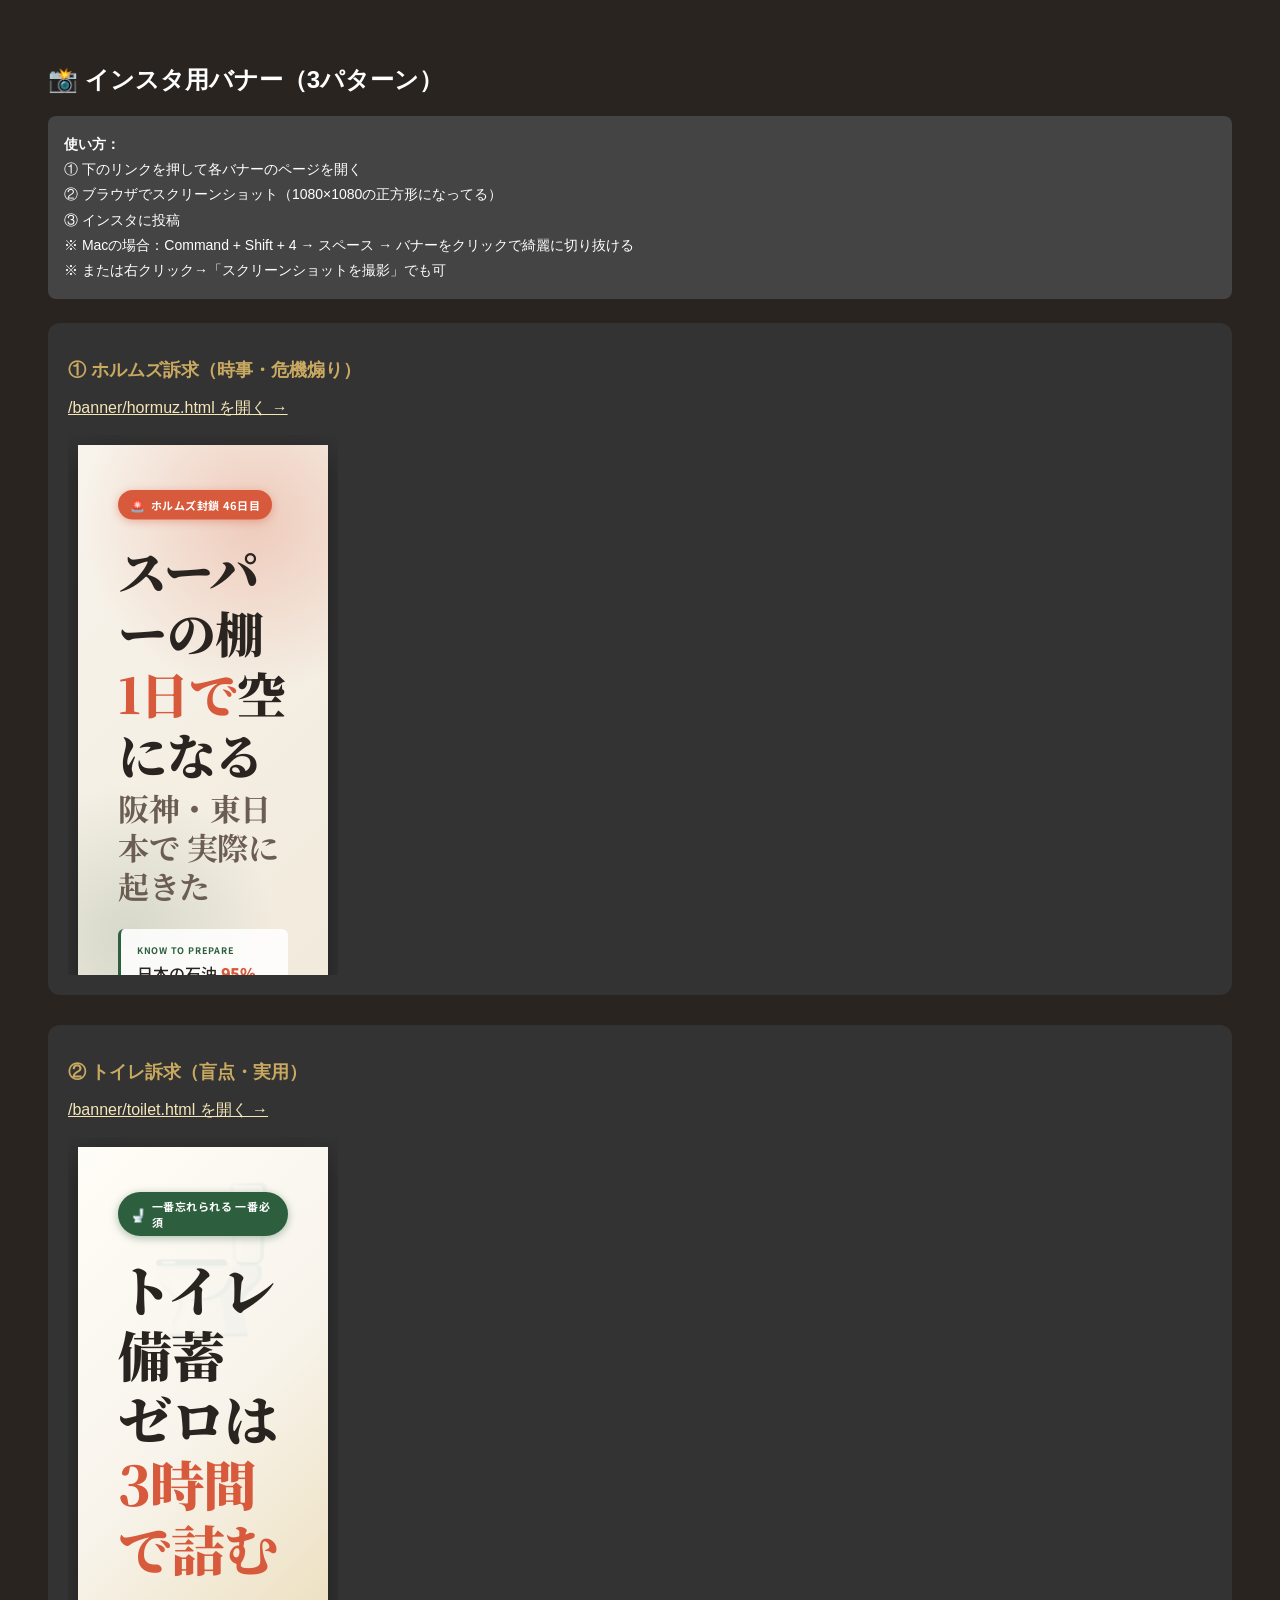
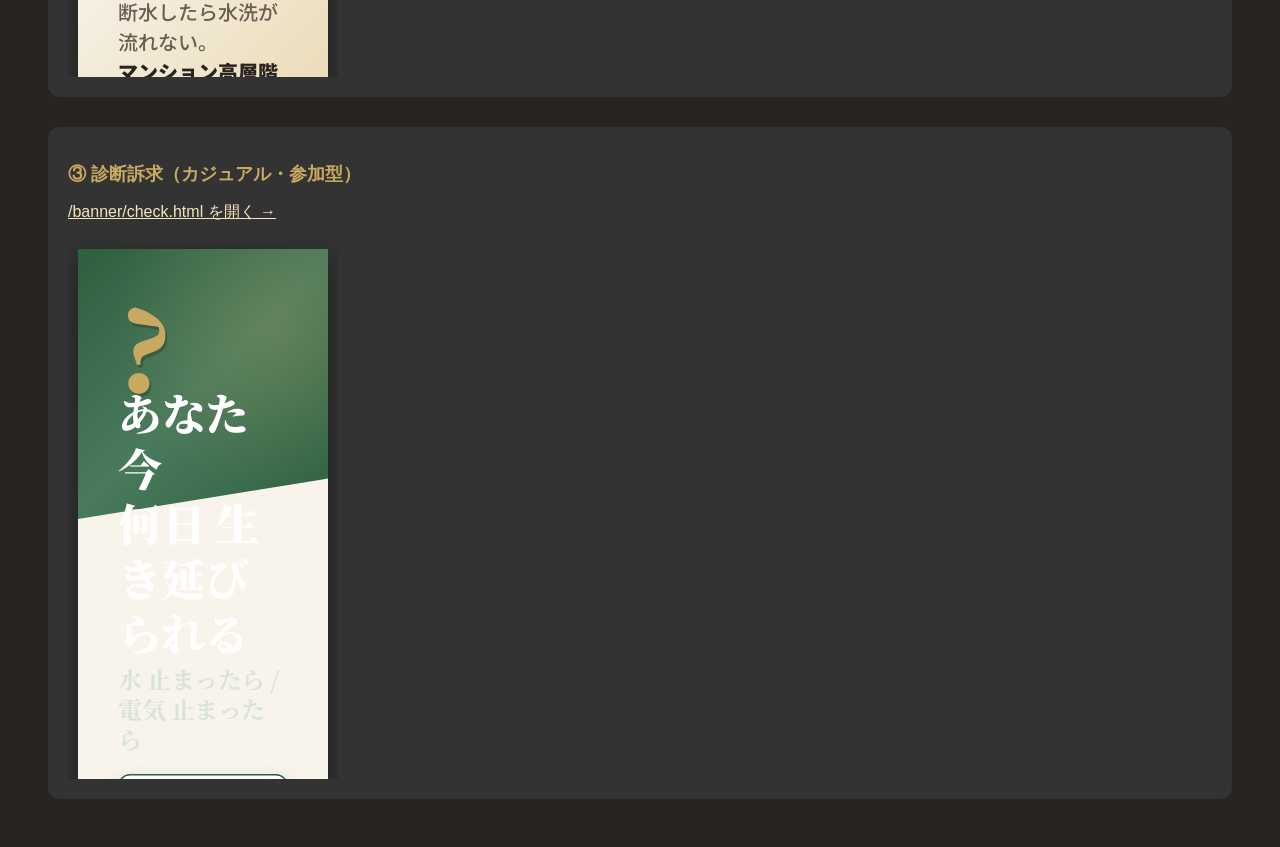
<file: banner/index.html>
<!DOCTYPE html>
<html lang="ja">
<head>
<meta charset="UTF-8">
<title>インスタ用バナー一覧｜ゆっるい備蓄</title>
<style>
body { font-family: sans-serif; background: #2A2420; color: #fff; padding: 40px; }
h1 { font-size: 24px; margin-bottom: 20px; }
.grid { display: grid; gap: 30px; }
.item { background: #333; padding: 20px; border-radius: 12px; }
.item h2 { margin-bottom: 12px; font-size: 18px; color: #C9A961; }
.item iframe { width: 1080px; height: 1080px; max-width: 100%; border: 0; display: block; transform: scale(0.5); transform-origin: 0 0; }
.preview-wrap { width: 540px; height: 540px; overflow: hidden; }
.item a { color: #F5E6B8; }
.note { background: #444; padding: 16px; border-radius: 8px; margin-bottom: 24px; font-size: 14px; line-height: 1.8; }
</style>
</head>
<body>

<h1>📸 インスタ用バナー（3パターン）</h1>

<div class="note">
    <strong>使い方：</strong><br>
    ① 下のリンクを押して各バナーのページを開く<br>
    ② ブラウザでスクリーンショット（1080×1080の正方形になってる）<br>
    ③ インスタに投稿<br>
    ※ Macの場合：Command + Shift + 4 → スペース → バナーをクリックで綺麗に切り抜ける<br>
    ※ または右クリック→「スクリーンショットを撮影」でも可
</div>

<div class="grid">

    <div class="item">
        <h2>① ホルムズ訴求（時事・危機煽り）</h2>
        <p><a href="/banner/hormuz.html" target="_blank">/banner/hormuz.html を開く →</a></p>
        <div class="preview-wrap"><iframe src="/banner/hormuz.html"></iframe></div>
    </div>

    <div class="item">
        <h2>② トイレ訴求（盲点・実用）</h2>
        <p><a href="/banner/toilet.html" target="_blank">/banner/toilet.html を開く →</a></p>
        <div class="preview-wrap"><iframe src="/banner/toilet.html"></iframe></div>
    </div>

    <div class="item">
        <h2>③ 診断訴求（カジュアル・参加型）</h2>
        <p><a href="/banner/check.html" target="_blank">/banner/check.html を開く →</a></p>
        <div class="preview-wrap"><iframe src="/banner/check.html"></iframe></div>
    </div>

</div>

</body>
</html>
</file>
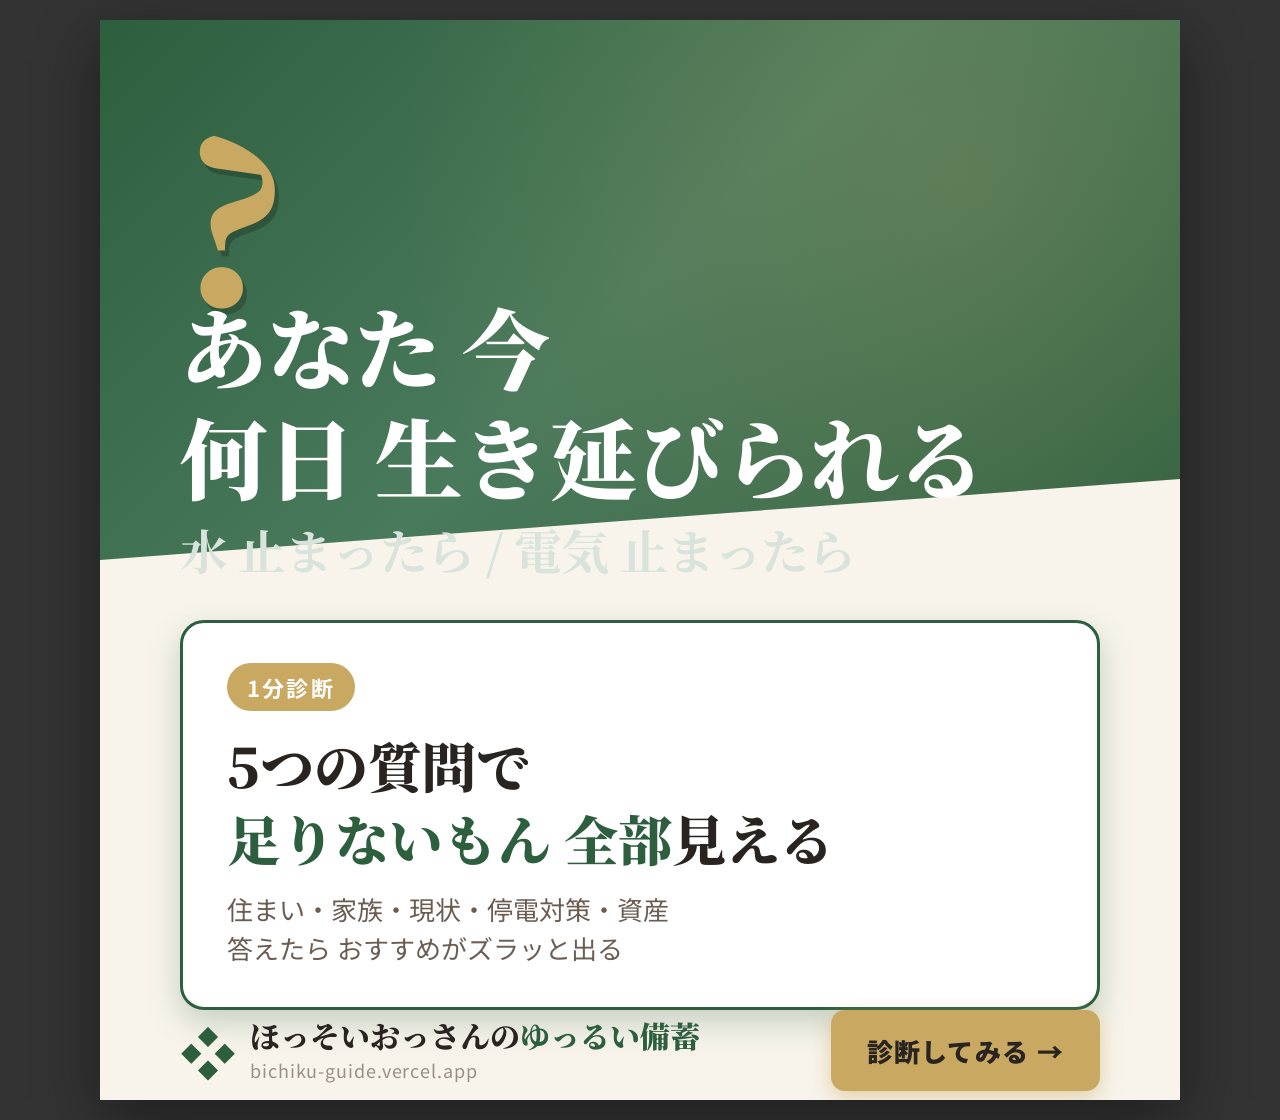
<file: banner/check.html>
<!DOCTYPE html>
<html lang="ja">
<head>
<meta charset="UTF-8">
<title>バナー・診断訴求</title>
<link rel="preconnect" href="https://fonts.googleapis.com">
<link rel="preconnect" href="https://fonts.gstatic.com" crossorigin>
<link href="https://fonts.googleapis.com/css2?family=Noto+Sans+JP:wght@400;500;700;900&family=Noto+Serif+JP:wght@500;700;900&display=swap" rel="stylesheet">
<style>
* { margin:0; padding:0; box-sizing:border-box; }
body {
    background: #333;
    min-height: 100vh;
    display: flex;
    align-items: center;
    justify-content: center;
    padding: 20px;
    font-family: 'Noto Sans JP', sans-serif;
}
.banner {
    width: 1080px;
    height: 1080px;
    background: #F8F4EC;
    position: relative;
    overflow: hidden;
    box-shadow: 0 20px 60px rgba(0,0,0,0.4);
}
.top-wash {
    position: absolute;
    top: 0;
    left: 0;
    right: 0;
    height: 540px;
    background: linear-gradient(135deg, #2D5F3F 0%, #4A7A5C 50%, #2D5F3F 100%);
    clip-path: polygon(0 0, 100% 0, 100% 85%, 0 100%);
}
.top-wash::after {
    content: '';
    position: absolute;
    inset: 0;
    background: radial-gradient(circle at 80% 30%, rgba(201, 169, 97, 0.2) 0%, transparent 60%);
}
.inner {
    position: relative;
    z-index: 2;
    padding: 80px;
    height: 100%;
    display: flex;
    flex-direction: column;
    justify-content: space-between;
}
.top-section {
    color: #fff;
}
.question-mark {
    font-family: 'Noto Serif JP', serif;
    font-size: 220px;
    font-weight: 900;
    line-height: 1;
    color: #C9A961;
    text-shadow: 4px 6px 0 rgba(0,0,0,0.2);
    display: block;
    margin-bottom: -30px;
}
.headline {
    font-family: 'Noto Serif JP', serif;
    font-weight: 900;
    font-size: 88px;
    line-height: 1.25;
    letter-spacing: -0.01em;
}
.headline .accent {
    color: #F5E6B8;
}
.headline .small {
    font-size: 48px;
    display: block;
    margin-top: 10px;
    color: #D8E3DC;
    font-weight: 700;
}
.middle {
    background: #fff;
    border: 3px solid #2D5F3F;
    border-radius: 24px;
    padding: 40px 44px;
    margin-top: 40px;
    box-shadow: 0 12px 32px rgba(45, 95, 63, 0.25);
}
.middle-label {
    display: inline-block;
    background: #C9A961;
    color: #fff;
    padding: 8px 20px;
    border-radius: 999px;
    font-size: 22px;
    font-weight: 700;
    letter-spacing: 0.1em;
    margin-bottom: 18px;
}
.middle-main {
    font-family: 'Noto Serif JP', serif;
    font-size: 54px;
    font-weight: 900;
    color: #2A2420;
    line-height: 1.35;
}
.middle-main .green { color: #2D5F3F; }
.middle-sub {
    font-size: 26px;
    color: #6B5D52;
    margin-top: 14px;
    line-height: 1.5;
}
.footer {
    display: flex;
    align-items: center;
    justify-content: space-between;
    margin-top: auto;
}
.brand {
    display: flex;
    align-items: center;
    gap: 14px;
}
.brand-mark {
    font-size: 56px;
    color: #2D5F3F;
}
.brand-name {
    font-family: 'Noto Serif JP', serif;
    font-size: 30px;
    font-weight: 900;
    color: #2A2420;
    line-height: 1.2;
}
.brand-name .green { color: #2D5F3F; }
.brand-sub {
    font-size: 18px;
    color: #9A8F85;
    letter-spacing: 0.05em;
    margin-top: 4px;
}
.cta {
    background: #C9A961;
    color: #2A2420;
    padding: 22px 36px;
    border-radius: 14px;
    font-size: 26px;
    font-weight: 900;
    letter-spacing: 0.05em;
    box-shadow: 0 6px 20px rgba(201, 169, 97, 0.5);
}
.cta::after { content: ' →'; }
</style>
</head>
<body>
<div class="banner">
    <div class="top-wash"></div>
    <div class="inner">
        <div class="top-section">
            <span class="question-mark">?</span>
            <h1 class="headline">
                あなた 今<br>
                何日 生き延びられる<br>
                <span class="small">水 止まったら / 電気 止まったら</span>
            </h1>
        </div>

        <div class="middle">
            <span class="middle-label">1分診断</span>
            <div class="middle-main">
                5つの質問で<br>
                <span class="green">足りないもん 全部</span>見える
            </div>
            <div class="middle-sub">
                住まい・家族・現状・停電対策・資産<br>
                答えたら おすすめがズラッと出る
            </div>
        </div>

        <div class="footer">
            <div class="brand">
                <span class="brand-mark">❖</span>
                <div>
                    <div class="brand-name">ほっそいおっさんの<span class="green">ゆっるい備蓄</span></div>
                    <div class="brand-sub">bichiku-guide.vercel.app</div>
                </div>
            </div>
            <div class="cta">診断してみる</div>
        </div>
    </div>
</div>
</body>
</html>
</file>
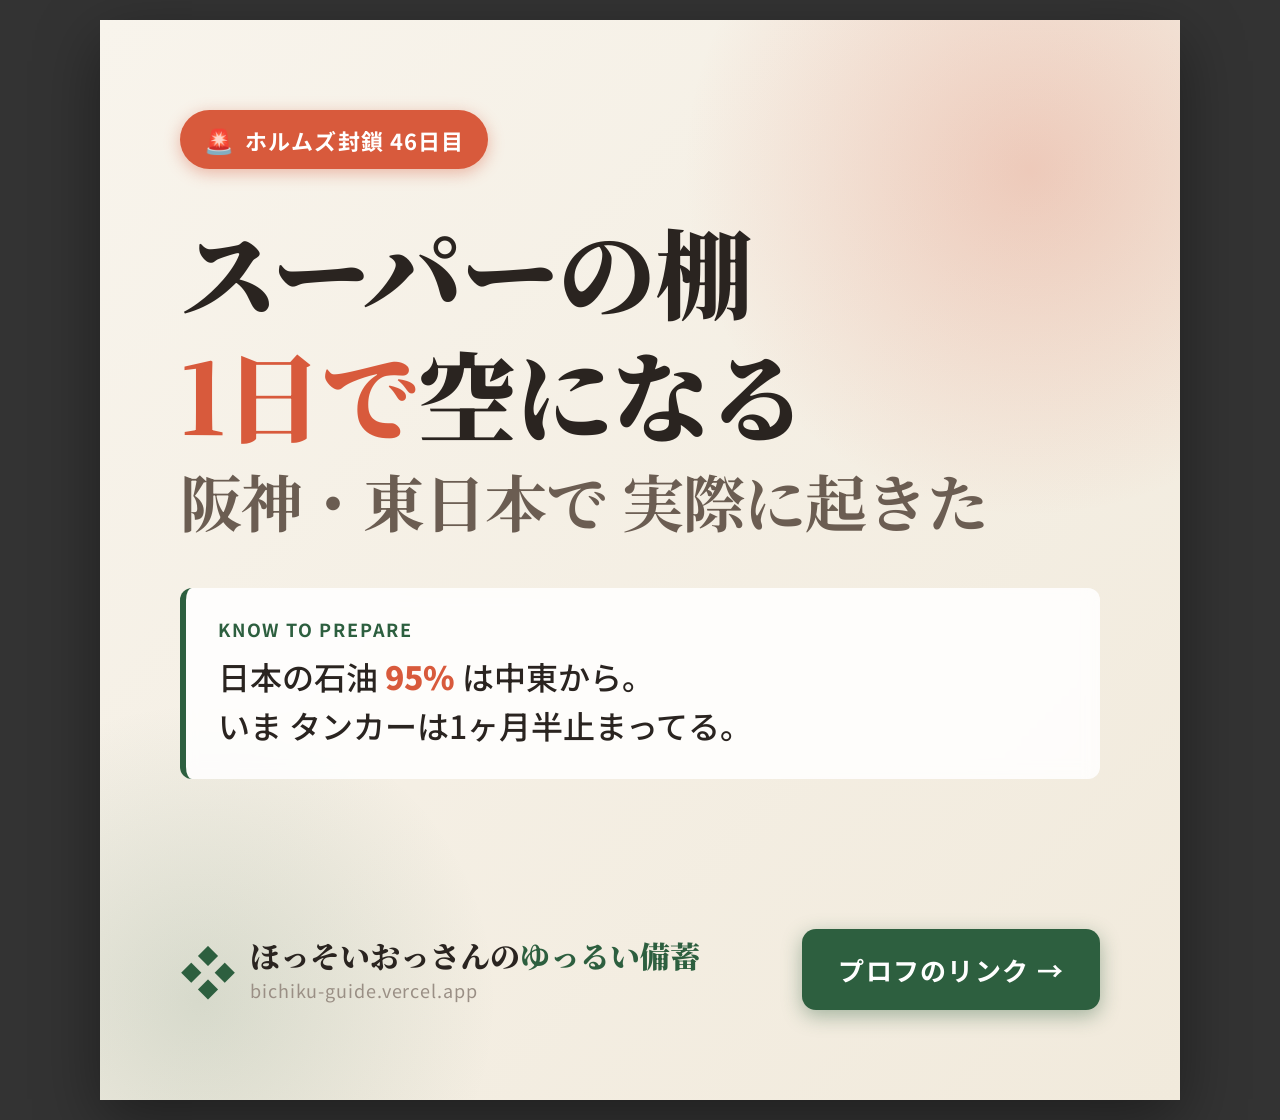
<file: banner/hormuz.html>
<!DOCTYPE html>
<html lang="ja">
<head>
<meta charset="UTF-8">
<title>バナー・ホルムズ訴求</title>
<link rel="preconnect" href="https://fonts.googleapis.com">
<link rel="preconnect" href="https://fonts.gstatic.com" crossorigin>
<link href="https://fonts.googleapis.com/css2?family=Noto+Sans+JP:wght@400;500;700;900&family=Noto+Serif+JP:wght@500;700;900&display=swap" rel="stylesheet">
<style>
* { margin:0; padding:0; box-sizing:border-box; }
body {
    background: #333;
    min-height: 100vh;
    display: flex;
    align-items: center;
    justify-content: center;
    padding: 20px;
    font-family: 'Noto Sans JP', sans-serif;
}
.banner {
    width: 1080px;
    height: 1080px;
    background: linear-gradient(135deg, #F8F4EC 0%, #F1EADC 100%);
    position: relative;
    overflow: hidden;
    box-shadow: 0 20px 60px rgba(0,0,0,0.4);
}
.banner::before {
    content: '';
    position: absolute;
    top: -200px;
    right: -200px;
    width: 700px;
    height: 700px;
    background: radial-gradient(circle, rgba(216, 90, 60, 0.25) 0%, transparent 70%);
    pointer-events: none;
}
.banner::after {
    content: '';
    position: absolute;
    bottom: -200px;
    left: -200px;
    width: 600px;
    height: 600px;
    background: radial-gradient(circle, rgba(45, 95, 63, 0.15) 0%, transparent 70%);
    pointer-events: none;
}
.inner {
    position: relative;
    z-index: 2;
    padding: 90px 80px;
    height: 100%;
    display: flex;
    flex-direction: column;
    justify-content: space-between;
}
.tag {
    display: inline-flex;
    align-items: center;
    gap: 10px;
    background: #D85A3C;
    color: #fff;
    padding: 12px 24px;
    border-radius: 999px;
    font-size: 22px;
    font-weight: 700;
    letter-spacing: 0.05em;
    align-self: flex-start;
    box-shadow: 0 4px 16px rgba(216, 90, 60, 0.4);
}
.tag::before { content: '🚨'; font-size: 24px; }
.headline {
    font-family: 'Noto Serif JP', serif;
    font-weight: 900;
    font-size: 98px;
    line-height: 1.25;
    color: #2A2420;
    margin-top: 40px;
    letter-spacing: -0.01em;
}
.headline .accent {
    color: #D85A3C;
}
.headline .small {
    font-size: 62px;
    display: block;
    margin-top: 8px;
    color: #6B5D52;
    font-weight: 700;
}
.fact-box {
    background: rgba(255, 255, 255, 0.85);
    backdrop-filter: blur(8px);
    border-left: 6px solid #2D5F3F;
    padding: 28px 32px;
    border-radius: 12px;
    margin-top: 48px;
}
.fact-label {
    font-size: 18px;
    color: #2D5F3F;
    font-weight: 700;
    letter-spacing: 0.1em;
    margin-bottom: 10px;
}
.fact-body {
    font-size: 32px;
    color: #2A2420;
    line-height: 1.55;
    font-weight: 500;
}
.fact-body strong {
    color: #D85A3C;
    font-weight: 900;
}
.footer {
    display: flex;
    align-items: center;
    justify-content: space-between;
    margin-top: auto;
}
.brand {
    display: flex;
    align-items: center;
    gap: 14px;
}
.brand-mark {
    font-size: 56px;
    color: #2D5F3F;
}
.brand-name {
    font-family: 'Noto Serif JP', serif;
    font-size: 30px;
    font-weight: 900;
    color: #2A2420;
    line-height: 1.2;
}
.brand-name .green { color: #2D5F3F; }
.brand-sub {
    font-size: 18px;
    color: #9A8F85;
    letter-spacing: 0.05em;
    margin-top: 4px;
}
.cta {
    background: #2D5F3F;
    color: #fff;
    padding: 22px 36px;
    border-radius: 14px;
    font-size: 26px;
    font-weight: 700;
    letter-spacing: 0.05em;
    box-shadow: 0 6px 20px rgba(45, 95, 63, 0.4);
}
.cta::after { content: ' →'; }
</style>
</head>
<body>
<div class="banner">
    <div class="inner">
        <span class="tag">ホルムズ封鎖 46日目</span>

        <h1 class="headline">
            スーパーの棚<br>
            <span class="accent">1日で</span>空になる<br>
            <span class="small">阪神・東日本で 実際に起きた</span>
        </h1>

        <div class="fact-box">
            <div class="fact-label">KNOW TO PREPARE</div>
            <div class="fact-body">
                日本の石油 <strong>95%</strong> は中東から。<br>
                いま タンカーは1ヶ月半止まってる。
            </div>
        </div>

        <div class="footer">
            <div class="brand">
                <span class="brand-mark">❖</span>
                <div>
                    <div class="brand-name">ほっそいおっさんの<span class="green">ゆっるい備蓄</span></div>
                    <div class="brand-sub">bichiku-guide.vercel.app</div>
                </div>
            </div>
            <div class="cta">プロフのリンク</div>
        </div>
    </div>
</div>
</body>
</html>
</file>
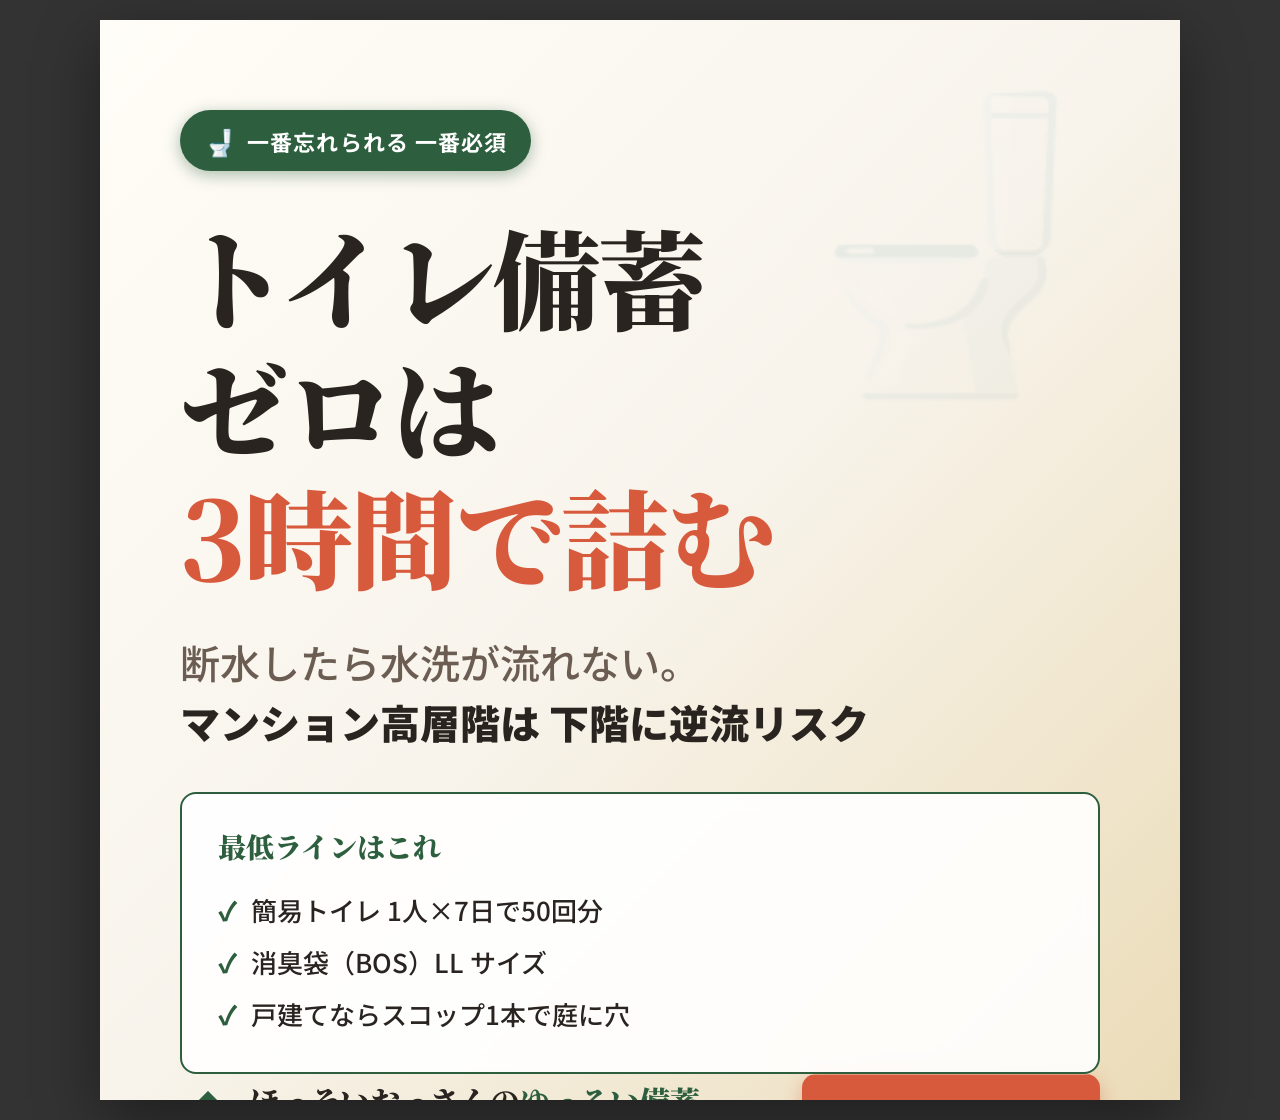
<file: banner/toilet.html>
<!DOCTYPE html>
<html lang="ja">
<head>
<meta charset="UTF-8">
<title>バナー・トイレ訴求</title>
<link rel="preconnect" href="https://fonts.googleapis.com">
<link rel="preconnect" href="https://fonts.gstatic.com" crossorigin>
<link href="https://fonts.googleapis.com/css2?family=Noto+Sans+JP:wght@400;500;700;900&family=Noto+Serif+JP:wght@500;700;900&display=swap" rel="stylesheet">
<style>
* { margin:0; padding:0; box-sizing:border-box; }
body {
    background: #333;
    min-height: 100vh;
    display: flex;
    align-items: center;
    justify-content: center;
    padding: 20px;
    font-family: 'Noto Sans JP', sans-serif;
}
.banner {
    width: 1080px;
    height: 1080px;
    background: linear-gradient(135deg, #FFFDF7 0%, #F8F4EC 50%, #EBDCB8 100%);
    position: relative;
    overflow: hidden;
    box-shadow: 0 20px 60px rgba(0,0,0,0.4);
}
.emoji-bg {
    position: absolute;
    top: 60px;
    right: 60px;
    font-size: 280px;
    opacity: 0.08;
    line-height: 1;
}
.inner {
    position: relative;
    z-index: 2;
    padding: 90px 80px;
    height: 100%;
    display: flex;
    flex-direction: column;
    justify-content: space-between;
}
.tag {
    display: inline-flex;
    align-items: center;
    gap: 10px;
    background: #2D5F3F;
    color: #fff;
    padding: 12px 24px;
    border-radius: 999px;
    font-size: 22px;
    font-weight: 700;
    letter-spacing: 0.05em;
    align-self: flex-start;
    box-shadow: 0 4px 16px rgba(45, 95, 63, 0.4);
}
.tag::before { content: '🚽'; font-size: 26px; }
.headline {
    font-family: 'Noto Serif JP', serif;
    font-weight: 900;
    font-size: 108px;
    line-height: 1.2;
    color: #2A2420;
    margin-top: 40px;
    letter-spacing: -0.02em;
}
.headline .accent {
    color: #D85A3C;
}
.sub {
    font-size: 40px;
    color: #6B5D52;
    margin-top: 32px;
    line-height: 1.5;
    font-weight: 500;
}
.sub strong {
    color: #2A2420;
    font-weight: 900;
}
.check-list {
    background: rgba(255, 255, 255, 0.9);
    backdrop-filter: blur(8px);
    border: 2px solid #2D5F3F;
    padding: 32px 36px;
    border-radius: 16px;
    margin-top: 40px;
}
.check-list-title {
    font-family: 'Noto Serif JP', serif;
    font-size: 28px;
    font-weight: 900;
    color: #2D5F3F;
    margin-bottom: 18px;
}
.check-item {
    font-size: 26px;
    color: #2A2420;
    line-height: 1.7;
    padding: 4px 0;
    font-weight: 500;
}
.check-item::before {
    content: '✓ ';
    color: #2D5F3F;
    font-weight: 900;
    margin-right: 8px;
}
.footer {
    display: flex;
    align-items: center;
    justify-content: space-between;
    margin-top: auto;
}
.brand {
    display: flex;
    align-items: center;
    gap: 14px;
}
.brand-mark {
    font-size: 56px;
    color: #2D5F3F;
}
.brand-name {
    font-family: 'Noto Serif JP', serif;
    font-size: 30px;
    font-weight: 900;
    color: #2A2420;
    line-height: 1.2;
}
.brand-name .green { color: #2D5F3F; }
.brand-sub {
    font-size: 18px;
    color: #9A8F85;
    letter-spacing: 0.05em;
    margin-top: 4px;
}
.cta {
    background: #D85A3C;
    color: #fff;
    padding: 22px 36px;
    border-radius: 14px;
    font-size: 26px;
    font-weight: 700;
    letter-spacing: 0.05em;
    box-shadow: 0 6px 20px rgba(216, 90, 60, 0.4);
}
.cta::after { content: ' →'; }
</style>
</head>
<body>
<div class="banner">
    <div class="emoji-bg">🚽</div>
    <div class="inner">
        <span class="tag">一番忘れられる 一番必須</span>

        <h1 class="headline">
            トイレ備蓄<br>
            ゼロは<br>
            <span class="accent">3時間で詰む</span>
        </h1>

        <p class="sub">
            断水したら水洗が流れない。<br>
            <strong>マンション高層階は 下階に逆流リスク</strong>
        </p>

        <div class="check-list">
            <div class="check-list-title">最低ラインはこれ</div>
            <div class="check-item">簡易トイレ 1人×7日で50回分</div>
            <div class="check-item">消臭袋（BOS）LL サイズ</div>
            <div class="check-item">戸建てならスコップ1本で庭に穴</div>
        </div>

        <div class="footer">
            <div class="brand">
                <span class="brand-mark">❖</span>
                <div>
                    <div class="brand-name">ほっそいおっさんの<span class="green">ゆっるい備蓄</span></div>
                    <div class="brand-sub">bichiku-guide.vercel.app</div>
                </div>
            </div>
            <div class="cta">プロフのリンク</div>
        </div>
    </div>
</div>
</body>
</html>
</file>
